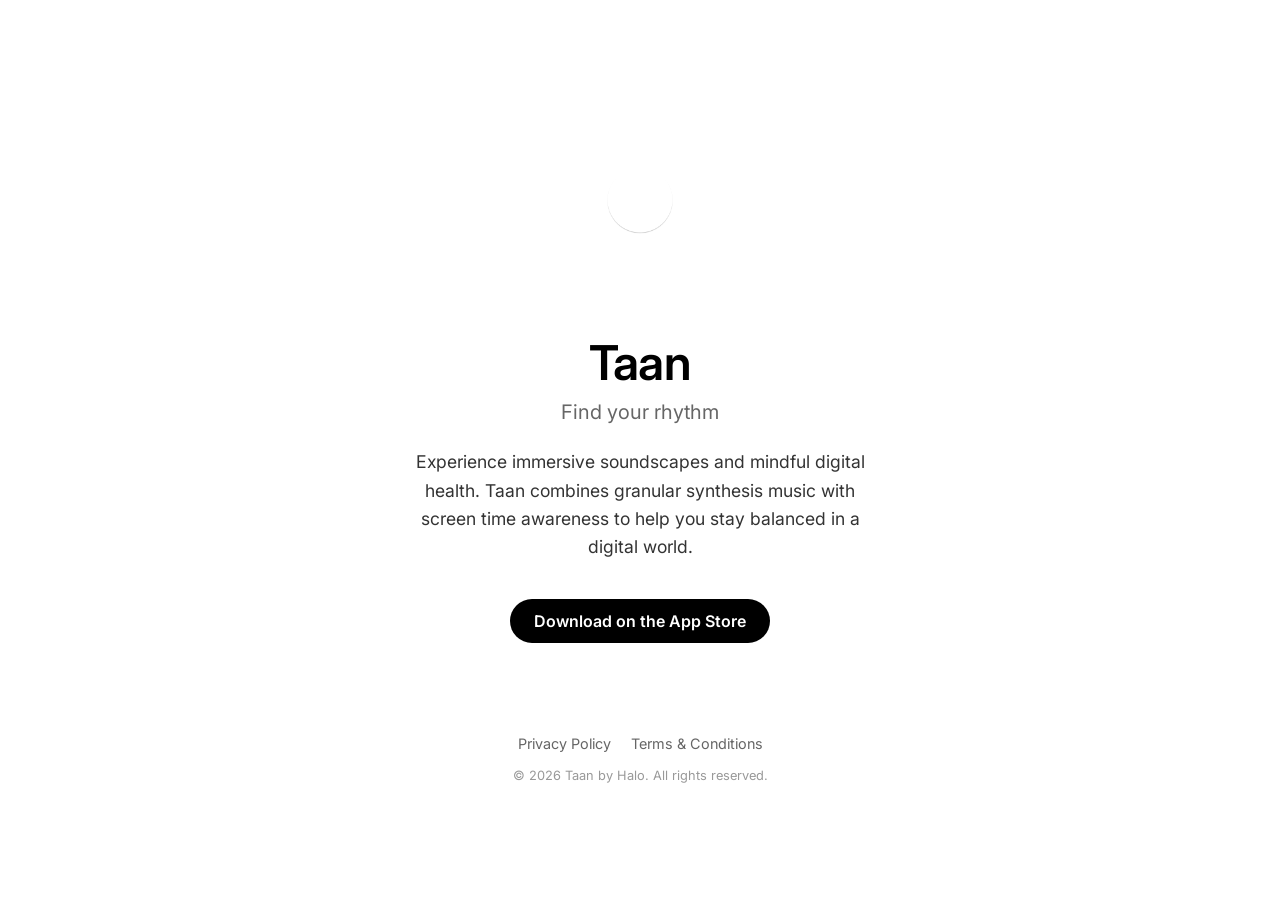
<file: website/index.html>
<!DOCTYPE html>
<html lang="en">
<head>
    <meta charset="UTF-8">
    <meta name="viewport" content="width=device-width, initial-scale=1.0">
    <title>Taan - Mindful Soundscapes</title>
    <link rel="icon" type="image/png" href="logo.png">
    <link rel="stylesheet" href="styles.css">
    <link href="https://fonts.googleapis.com/css2?family=Inter:wght@400;600&display=swap" rel="stylesheet">
</head>
<body>
    <div class="container">
        <header>
            <img src="logo.png" alt="Taan Logo" class="app-logo">
        </header>
        
        <main>
            <h1>Taan</h1>
            <p class="tagline">Find your rhythm</p>
            
            <div class="content">
                <p>
                    Experience immersive soundscapes and mindful digital health. 
                    Taan combines granular synthesis music with screen time awareness 
                    to help you stay balanced in a digital world.
                </p>
            </div>
            
            <div class="download-badge">
                <!-- App Store Badge Placeholder -->
                   <a href="https://apps.apple.com/in/app/taan-audio-wellness/id6757662580" class="app-store-button">
                    Download on the App Store
                </a>
            </div>
        </main>

        <footer>
            <div class="links">
                <a href="privacy.html">Privacy Policy</a>
                <a href="terms.html">Terms & Conditions</a>
            </div>
            <p class="copyright">&copy; 2026 Taan by Halo. All rights reserved.</p>
        </footer>
    </div>
</body>
</html>
</file>
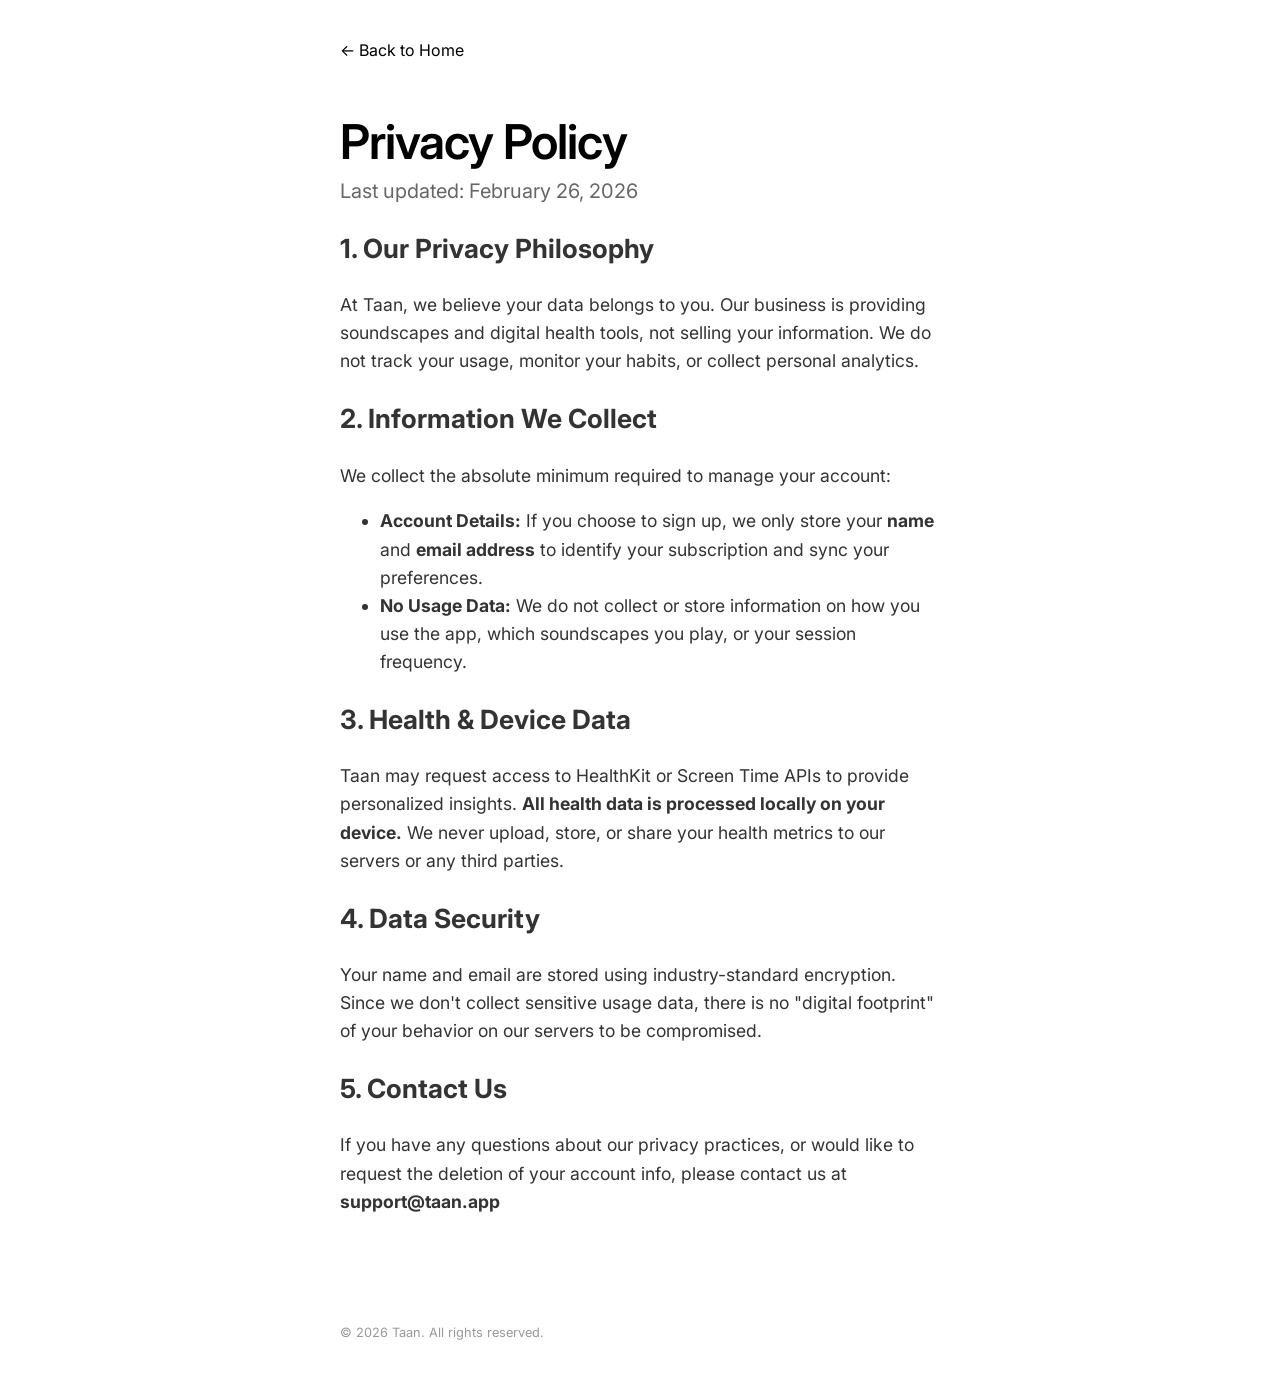
<file: website/privacy.html>
<!DOCTYPE html>
<html lang="en">
<head>
    <meta charset="UTF-8">
    <meta name="viewport" content="width=device-width, initial-scale=1.0">
    <title>Privacy Policy - Taan</title>
    <link rel="stylesheet" href="styles.css">
    <link href="https://fonts.googleapis.com/css2?family=Inter:wght@400;600&display=swap" rel="stylesheet">
</head>
<body>
    <div class="container" style="align-items: flex-start; text-align: left;">
        <header>
            <a href="index.html" style="text-decoration: none; color: inherit;">&larr; Back to Home</a>
        </header>

        <main>
            <h1>Privacy Policy</h1>
            <p class="tagline">Last updated: February 26, 2026</p>
            
            <div class="content" style="max-width: 100%;">
                <h2>1. Our Privacy Philosophy</h2>
                <p>At Taan, we believe your data belongs to you. Our business is providing soundscapes and digital health tools, not selling your information. We do not track your usage, monitor your habits, or collect personal analytics.</p>

                <h2>2. Information We Collect</h2>
                <p>We collect the absolute minimum required to manage your account:</p>
                <ul>
                    <li><strong>Account Details:</strong> If you choose to sign up, we only store your <strong>name</strong> and <strong>email address</strong> to identify your subscription and sync your preferences.</li>
                    <li><strong>No Usage Data:</strong> We do not collect or store information on how you use the app, which soundscapes you play, or your session frequency.</li>
                </ul>

                <h2>3. Health & Device Data</h2>
                <p>Taan may request access to HealthKit or Screen Time APIs to provide personalized insights. <strong>All health data is processed locally on your device.</strong> We never upload, store, or share your health metrics to our servers or any third parties.</p>

                <h2>4. Data Security</h2>
                <p>Your name and email are stored using industry-standard encryption. Since we don't collect sensitive usage data, there is no "digital footprint" of your behavior on our servers to be compromised.</p>

                <h2>5. Contact Us</h2>
                <p>If you have any questions about our privacy practices, or would like to request the deletion of your account info, please contact us at <strong>support@taan.app</strong></p>
            </div>
        </main>

        <footer>
            <p class="copyright">&copy; 2026 Taan. All rights reserved.</p>
        </footer>
    </div>
</body>
</html>
</file>
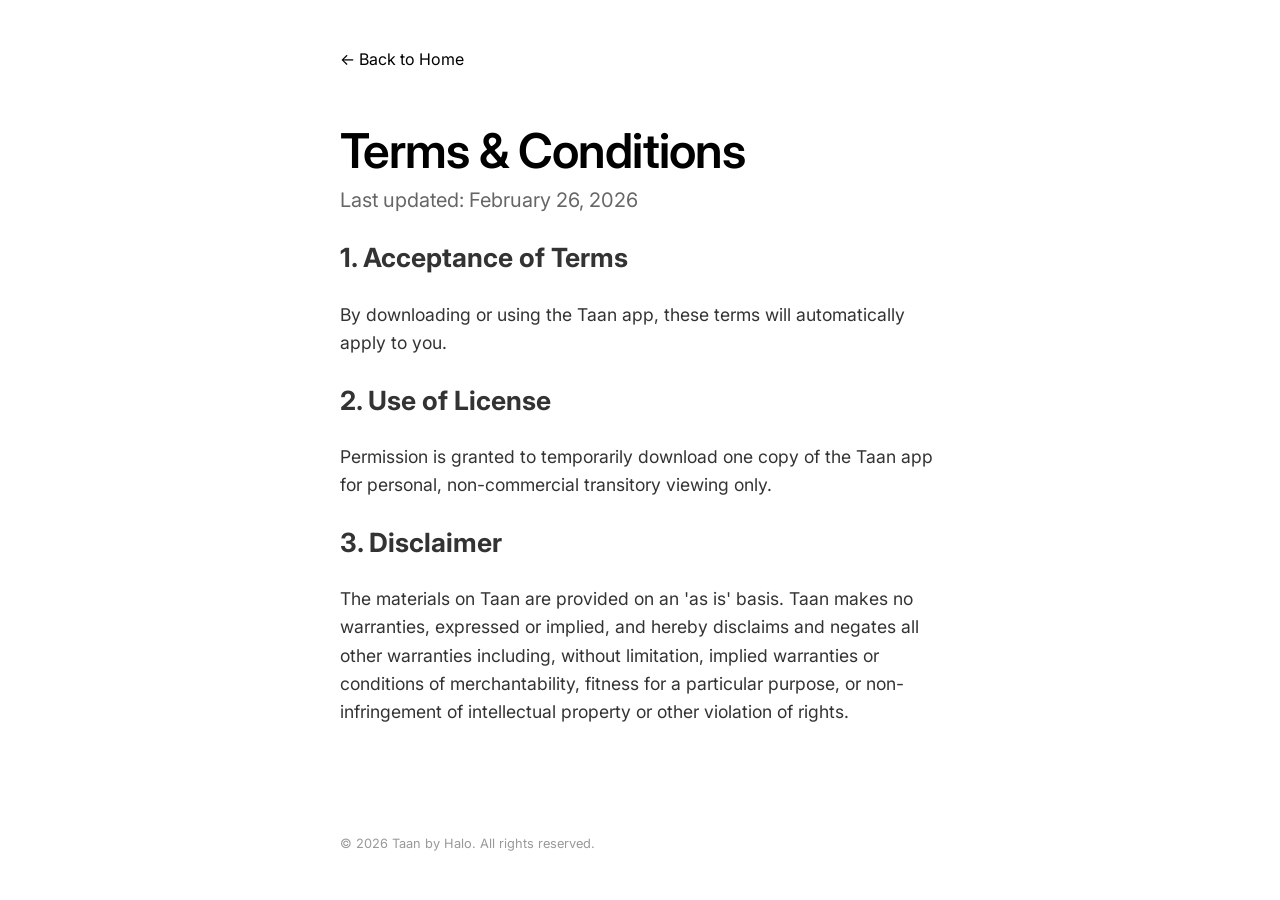
<file: website/terms.html>
<!DOCTYPE html>
<html lang="en">
<head>
    <meta charset="UTF-8">
    <meta name="viewport" content="width=device-width, initial-scale=1.0">
    <title>Terms & Conditions - Taan</title>
    <link rel="stylesheet" href="styles.css">
    <link href="https://fonts.googleapis.com/css2?family=Inter:wght@400;600&display=swap" rel="stylesheet">
</head>
<body>
    <div class="container" style="align-items: flex-start; text-align: left;">
        <header>
            <a href="index.html" style="text-decoration: none; color: inherit;">&larr; Back to Home</a>
        </header>

        <main>
            <h1>Terms & Conditions</h1>
            <p class="tagline">Last updated: February 26, 2026</p>
            
            <div class="content" style="max-width: 100%;">
                <h2>1. Acceptance of Terms</h2>
                <p>By downloading or using the Taan app, these terms will automatically apply to you.</p>

                <h2>2. Use of License</h2>
                <p>Permission is granted to temporarily download one copy of the Taan app for personal, non-commercial transitory viewing only.</p>

                <h2>3. Disclaimer</h2>
                <p>The materials on Taan are provided on an 'as is' basis. Taan makes no warranties, expressed or implied, and hereby disclaims and negates all other warranties including, without limitation, implied warranties or conditions of merchantability, fitness for a particular purpose, or non-infringement of intellectual property or other violation of rights.</p>
            </div>
        </main>

        <footer>
            <p class="copyright">&copy; 2026 Taan by Halo. All rights reserved.</p>
        </footer>
    </div>
</body>
</html>
</file>
<file: website/styles.css>
:root {
  --bg-color: #000000;
  --text-color: #ffffff;
  --accent-color: #3498db;
  --text-secondary: #888888;
  --font-family: "Inter", -apple-system, BlinkMacSystemFont, sans-serif;
}

body {
  margin: 0;
  padding: 0;
  background-color: var(--bg-color);
  color: var(--text-color);
  font-family: var(--font-family);
  display: flex;
  justify-content: center;
  align-items: center;
  min-height: 100vh;
  text-align: center;
}

.container {
  max-width: 600px;
  padding: 40px 20px;
  display: flex;
  flex-direction: column;
  align-items: center;
  gap: 32px;
}

header {
  margin-bottom: 20px;
}

.app-logo {
  width: 160px;
  height: 160px;
  border-radius: 18px;
  margin: 0 auto;
  object-fit: contain;
  animation: rotate 60s linear infinite;
}

@keyframes rotate {
  from {
    transform: rotate(0deg);
  }
  to {
    transform: rotate(360deg);
  }
}

h1 {
  font-size: 3rem;
  font-weight: 600;
  margin: 0;
  letter-spacing: -0.02em;
}

.tagline {
  font-size: 1.25rem;
  color: var(--text-secondary);
  margin: 8px 0 24px;
  font-weight: 400;
}

.content {
  line-height: 1.6;
  font-size: 1.1rem;
  color: #e0e0e0;
  max-width: 480px;
}

.app-store-button {
  display: inline-block;
  background-color: var(--text-color);
  color: var(--bg-color);
  padding: 12px 24px;
  border-radius: 50px;
  text-decoration: none;
  font-weight: 600;
  margin-top: 20px;
  transition: opacity 0.2s ease;
}

.app-store-button:hover {
  opacity: 0.9;
}

footer {
  margin-top: 60px;
  display: flex;
  flex-direction: column;
  gap: 16px;
  font-size: 0.9rem;
}

.links {
  display: flex;
  gap: 20px;
  justify-content: center;
}

.links a {
  color: var(--text-secondary);
  text-decoration: none;
  transition: color 0.2s ease;
}

.links a:hover {
  color: var(--text-color);
  text-decoration: underline;
}

.copyright {
  color: #444;
  margin: 0;
  font-size: 0.8rem;
}

@media (prefers-color-scheme: light) {
  :root {
    --bg-color: #ffffff;
    --text-color: #000000;
    --text-secondary: #666666;
  }

  .content {
    color: #333;
  }

  .copyright {
    color: #999;
  }
}
</file>
